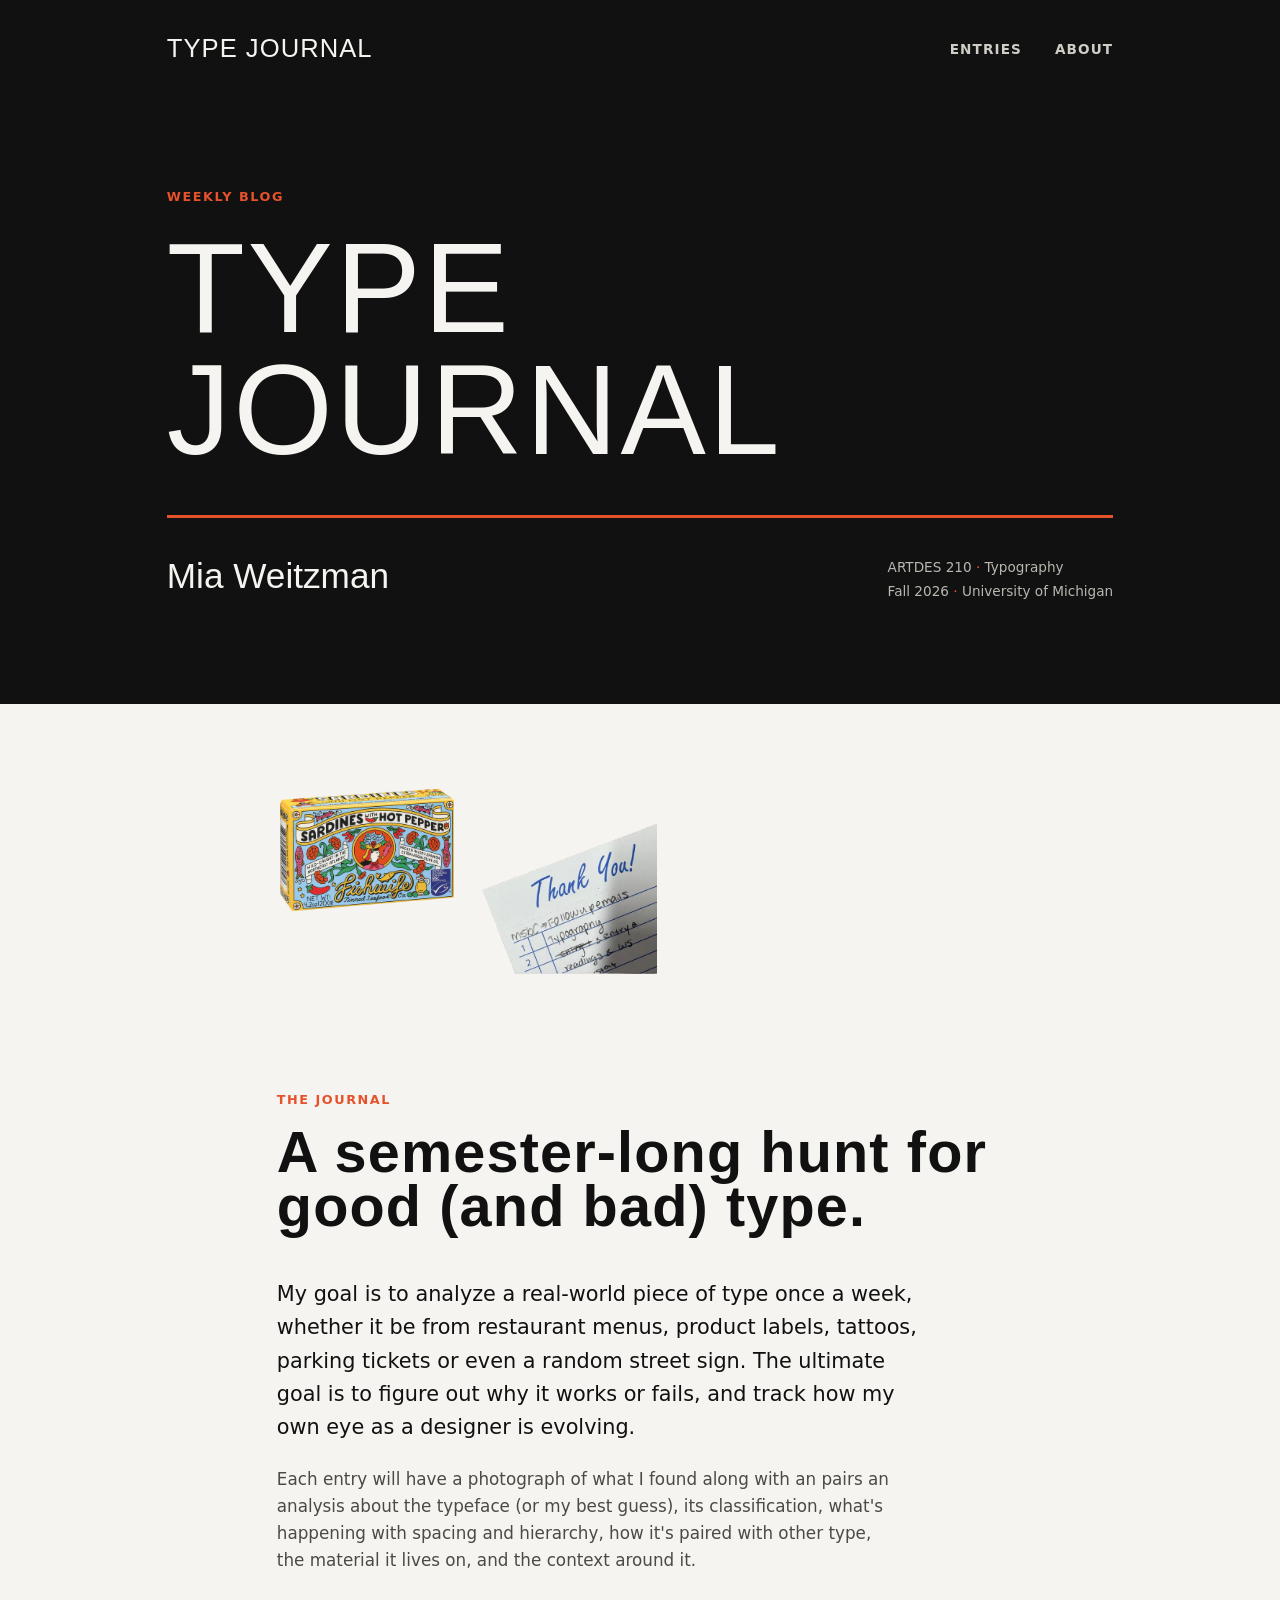
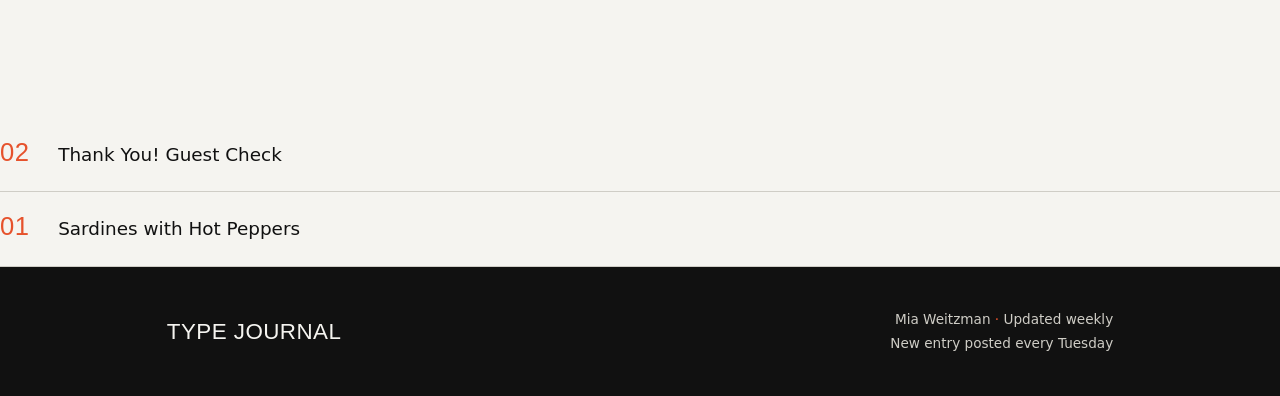
<file: index.html>
<!DOCTYPE html>
<html lang="en">
<head>
<meta charset="UTF-8" />
<meta name="viewport" content="width=device-width, initial-scale=1" />
<title>Type Journal — Mia Weitzman</title>
<meta name="description" content="A weekly hunt for good (& bad) typography in the wild, by Mia Weitzman — ARTDES 210, Fall 2026." />
<link rel="stylesheet" href="style.css?v=2" /> 
</head>
<body>

  <header class="site-header">
    <div class="wrap">
      <a class="brand" href="index.html">TYPE JOURNAL</a>
      <nav>
        <a href="#entries">Entries</a>
        <a href="#about">About</a>
      </nav>
    </div>
  </header>

  <header class="hero">
    <div class="wrap">
      <div class="kicker eyebrow">Weekly Blog</div>
      <div class="title display">TYPE<br/>JOURNAL</div>
      <div class="rule"></div>
      <div class="byline-row">
        <div class="name">Mia Weitzman</div>
        <div class="meta">
          ARTDES 210 <span>·</span> Typography<br/>
          Fall 2026 <span>·</span> University of Michigan
        </div>
      </div>
    </div>
  </header>
  
<section class="thumb-strip">
  <div class="wrap thumb-strip-row">
    <a class="thumb" href="entries/entry-01.html">
      <img src="entries/entry01thumb.png" alt="Sardines with Hot Peppers" />
    </a>
    <a class="thumb" href="entries/entry-02.html">
      <img src="entries/02thumb.png" alt="Thank You! Guest Check" />
    </a>
    <!--
      Add a new .thumb link here each week, one per entry.
      Copy the block above, point href at the new entry page,
      point img src at that entry's photo, and update the alt text.
    -->
  </div>
</section>
  
  <section id="about">
    <div class="wrap">
      <div class="eyebrow">The Journal</div>
      <h1 class="heading display">A semester-long hunt for good (and bad) type.</h1>
      <p class="lede">My goal is to analyze a real-world piece of type once a week, whether it be  from restaurant menus, product labels, tattoos, parking tickets or even a random street sign. The ultimate goal is to figure out why it works or fails, and track how my own eye as a designer is evolving.</p>
      <p class="body-copy">Each entry will have a photograph of what I found along with an pairs an analysis about the typeface (or my best guess), its classification, what's happening with spacing and hierarchy, how it's paired with other type, the material it lives on, and the context around it.</p>
    </div>
  </section>



 <div class="entry-list">
  <a class="entry-row" href="entries/entry-02.html">
    <span class="entry-num display">02</span>
    <span class="entry-row-title">Thank You! Guest Check</span>
    <span class="entry-row-date"></span>
  </a>
  <a class="entry-row" href="entries/entry-01.html">
    <span class="entry-num display">01</span>
    <span class="entry-row-title">Sardines with Hot Peppers</span>
    <span class="entry-row-date"></span>
  </a>
  <!--
    Add a new .entry-row link here each week, newest on top.
    Copy the block above, point the href at your new entry file,
    and update the number, title, and date.
  -->
</div>
    </div>
  </section>

  <footer class="site-footer">
    <div class="wrap">
      <div class="brand display">TYPE JOURNAL</div>
      <div class="right">
        Mia Weitzman <span>·</span> Updated weekly<br/>
        New entry posted every Tuesday
      </div>
    </div>
  </footer>

</body>
</html>
</file>
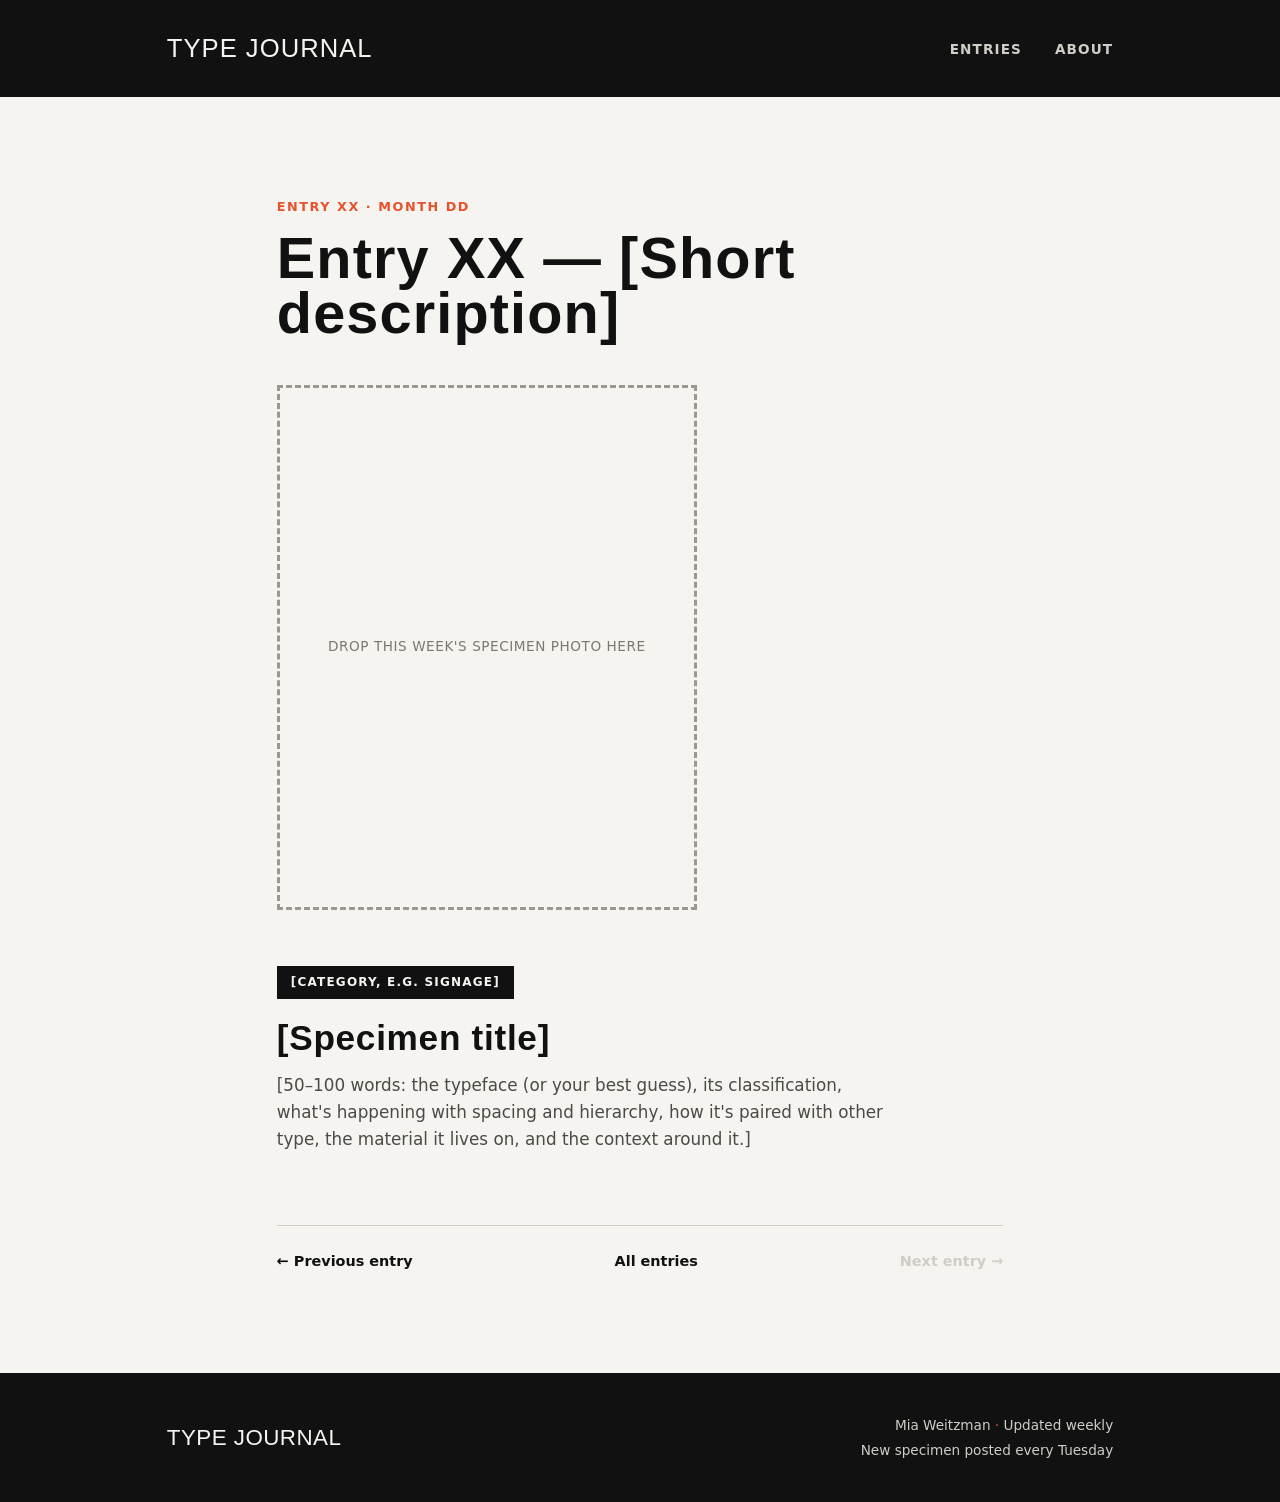
<file: entries/_template.html>
<!DOCTYPE html>
<html lang="en">
<head>
<meta charset="UTF-8" />
<meta name="viewport" content="width=device-width, initial-scale=1" />
<!-- UPDATE the title and description for this entry -->
<title>Entry XX — [Specimen name] | Type Journal</title>
<meta name="description" content="A weekly typography journal entry by Mia Weitzman." />
<link rel="stylesheet" href="../style.css" />
</head>
<body>

  <header class="site-header">
    <div class="wrap">
      <a class="brand" href="../index.html">TYPE JOURNAL</a>
      <nav>
        <a href="../index.html#entries">Entries</a>
        <a href="../index.html#about">About</a>
      </nav>
    </div>
  </header>

  <section class="entry-header">
    <div class="wrap">
      <!-- UPDATE the entry number and date -->
      <div class="eyebrow">Entry XX · Month DD</div>
      <h1 class="heading display">Entry XX — [Short description]</h1>

      <div class="entry-layout">
        <div class="photo">
          <!-- Replace the placeholder div below with your photo: -->
          <!-- <img src="entry-XX-photo.jpg" alt="Describe the specimen here"> -->
          <div class="placeholder-text">Drop this week's specimen photo here</div>
        </div>

        <div class="writeup">
          <span class="entry-tag">[Category, e.g. Signage]</span>
          <h2 class="sample-title display">[Specimen title]</h2>
          <p class="body-copy">[50–100 words: the typeface (or your best guess), its classification, what's happening with spacing and hierarchy, how it's paired with other type, the material it lives on, and the context around it.]</p>
        </div>
      </div>

      <!-- UPDATE the prev/next links once you know the neighboring entry filenames -->
      <nav class="entry-nav">
        <a href="entry-00.html">&larr; Previous entry</a>
        <a href="../index.html#entries">All entries</a>
        <span class="disabled">Next entry &rarr;</span>
      </nav>
    </div>
  </section>

  <footer class="site-footer">
    <div class="wrap">
      <div class="brand display">TYPE JOURNAL</div>
      <div class="right">
        Mia Weitzman <span>·</span> Updated weekly<br/>
        New specimen posted every Tuesday
      </div>
    </div>
  </footer>

</body>
</html>
</file>
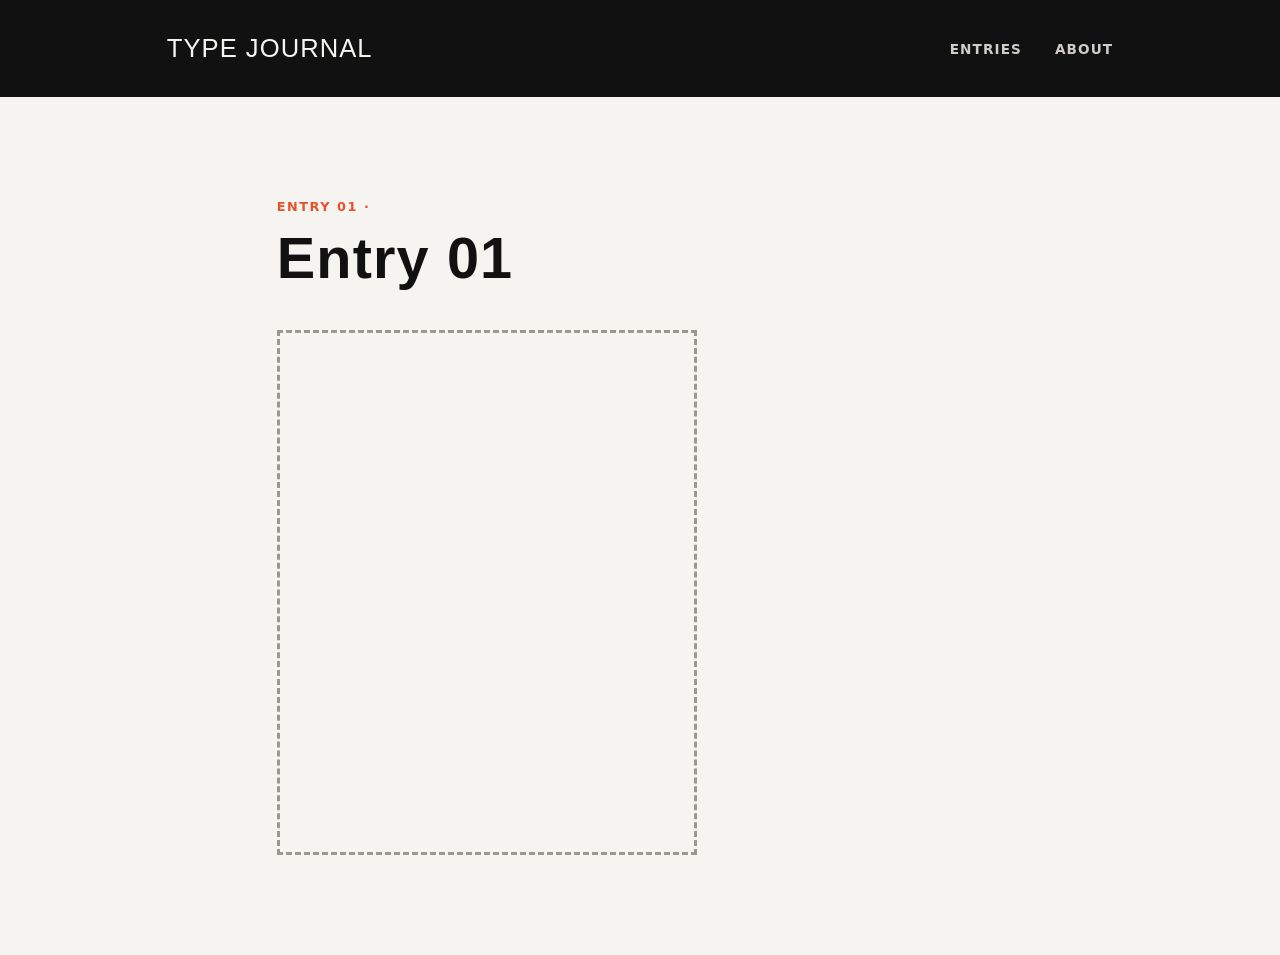
<file: entries/entry-00.html>
<!DOCTYPE html>
<html lang="en">
<head>
<meta charset="UTF-8" />
<meta name="viewport" content="width=device-width, initial-scale=1" />
<title>Entry 01 — FIRST ENTRY | Type Journal</title>
<meta name="description" content="A weekly typography journal entry by Mia Weitzman." />
<link rel="stylesheet" href="../style.css" />
</head>
<body>

  <header class="site-header">
    <div class="wrap">
      <a class="brand" href="../index.html">TYPE JOURNAL</a>
      <nav>
        <a href="../index.html#entries">Entries</a>
        <a href="../index.html#about">About</a>
      </nav>
    </div>
  </header>

  <section class="entry-header">
    <div class="wrap">
      <div class="eyebrow">Entry 01 · </div>
      <h1 class="heading display">Entry 01 </h1>

      <div class="entry-layout">
        <div class="photo">
          <!-- Replace this placeholder with your own photo:
              <div class="photo">
  <img src="sardine.png" alt="Fishwife Sardines with Hot Pepper tin on a Zingerman's shelf, with a hand-lettered price sign in front">
</div>
    

        <div class="writeup">
          <span class="entry-tag">SEPTEMBER 15,2026</span>
          <h2 class="sample-title display">Sardines with Hot Peppers, Fishwife</h2>
          <p class="body-copy">I went to Zingerman's and took a photo of the most playful package design I saw. I loved how illustrative and fun it was, so I wanted to talk about it this week. The typeface for "Sardines with Hot Pepper" is a chunky, tight-fitting, all-caps display sans with the warmth of a hand-painted sign. A tiny, tilted "with" sits right above a red pepper, which adds to the playfulness. Its font is similar to the main lettering, just a lot less bold. The Fishwife wordmark is a looping brush script with swash tails. The spacing is tight and deliberately uneven, and the hierarchy runs from banner to script logo to small sans-serif facts.
After doing some research on the package and its designer, I learned that co-founder Becca Millstein designed the striking visual identity to disrupt a traditionally dull canned fish market. I also read that the primary font is Recoleta.
Between the folk-art florals, the tarot-style portrait, and the punch of marigold against sky blue, almost every inch is decorated, but the layout never falls apart. The condensed ribbon copy gets pretty tiny, but it's a fair trade for the look. I think I'm drawn to this style because I really love a handmade feel in packaging, and I like when things are playful without being overwhelming.</p>
        </div>
      </div>

      <nav class="entry-nav">
        <span class="disabled">&larr; Previous entry</span>
        <a href="../index.html#entries">All entries</a>
        <span class="disabled">Next entry &rarr;</span>
      </nav>
    </div>
  </section>

  <footer class="site-footer">
    <div class="wrap">
      <div class="brand display">TYPE JOURNAL</div>
      <div class="right">
        Mia Weitzman <span>·</span> Updated weekly<br/>
        New post every Tuesday
      </div>
    </div>
  </footer>

</body>
</html>
</file>
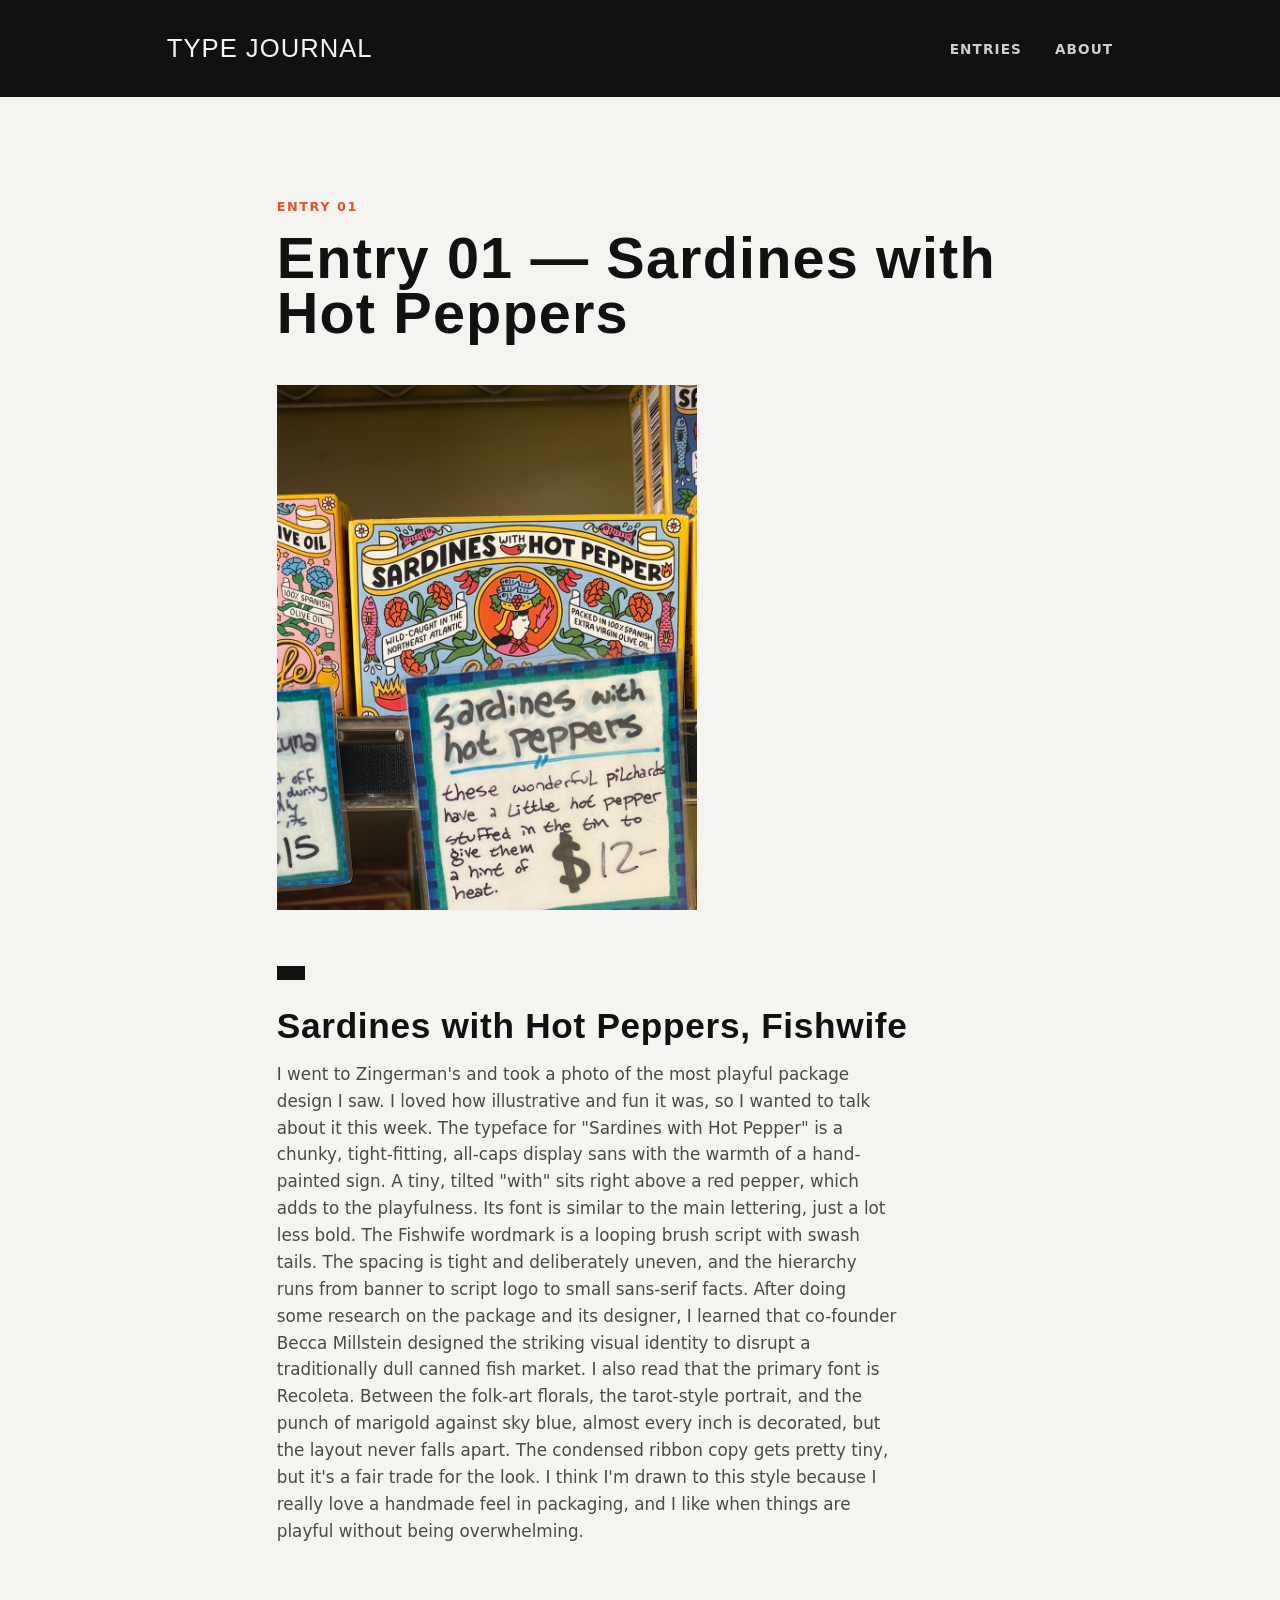
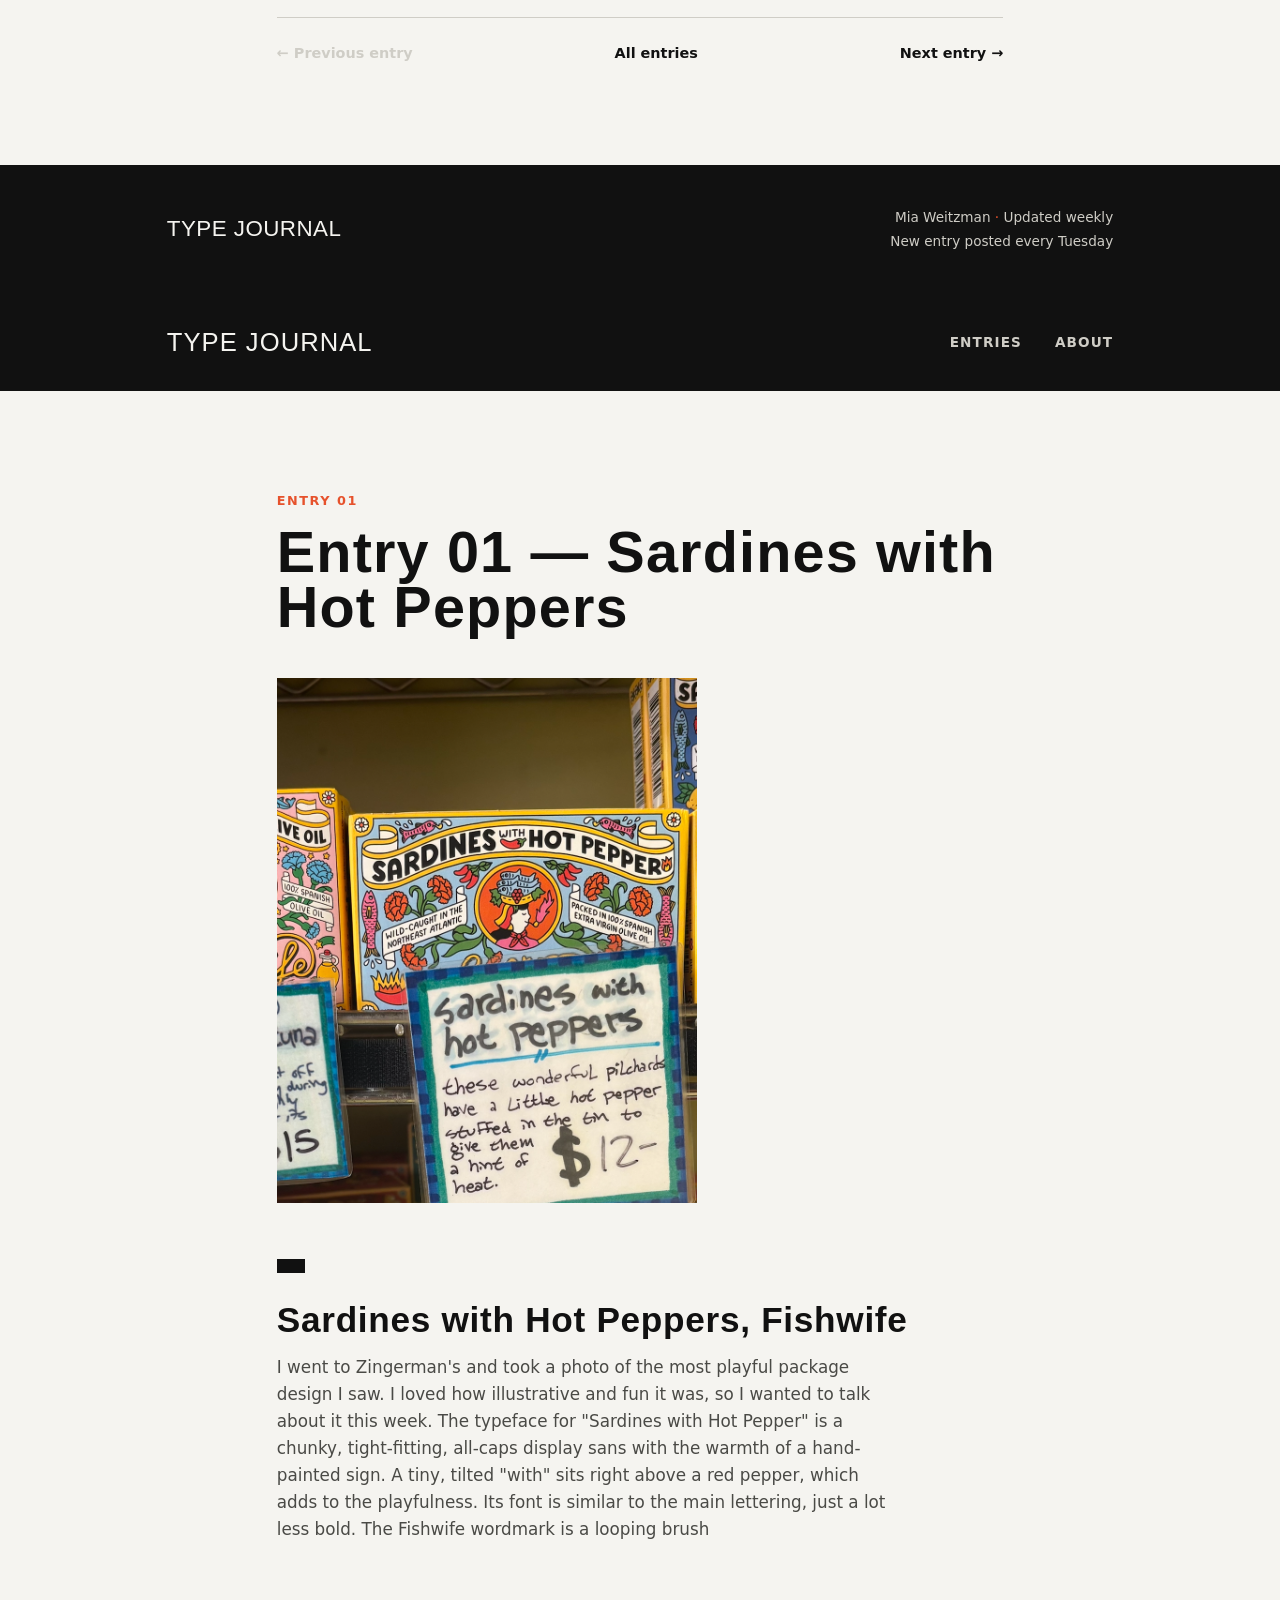
<file: entries/entry-01.html>
<!DOCTYPE html><!DOCTYPE html>
<html lang="en">
<head>
<meta charset="UTF-8" />
<meta name="viewport" content="width=device-width, initial-scale=1" />
<title>Entry 01 — Sardines with Hot Peppers | Type Journal</title>
<meta name="description" content="A weekly typography journal entry by Mia Weitzman." />
<link rel="stylesheet" href="../style.css" />
</head>
<body>

  <header class="site-header">
    <div class="wrap">
      <a class="brand" href="../index.html">TYPE JOURNAL</a>
      <nav>
        <a href="../index.html#entries">Entries</a>
        <a href="../index.html#about">About</a>
      </nav>
    </div>
  </header>

  <section class="entry-header">
    <div class="wrap">
      <div class="eyebrow">Entry 01 </div>
      <h1 class="heading display">Entry 01 — Sardines with Hot Peppers</h1>

      <div class="entry-layout">
        <div class="photo">
          <img src="sardine.png" alt="Fishwife Sardines with Hot Pepper tin on a Zingerman's shelf, with a hand-lettered price sign in front">
        </div>

        <div class="writeup">
          <span class="entry-tag"></span>
          <h2 class="sample-title display">Sardines with Hot Peppers, Fishwife</h2>
          <p class="body-copy">I went to Zingerman's and took a photo of the most playful package design I saw. I loved how illustrative and fun it was, so I wanted to talk about it this week. The typeface for "Sardines with Hot Pepper" is a chunky, tight-fitting, all-caps display sans with the warmth of a hand-painted sign. A tiny, tilted "with" sits right above a red pepper, which adds to the playfulness. Its font is similar to the main lettering, just a lot less bold. The Fishwife wordmark is a looping brush script with swash tails. The spacing is tight and deliberately uneven, and the hierarchy runs from banner to script logo to small sans-serif facts.
After doing some research on the package and its designer, I learned that co-founder Becca Millstein designed the striking visual identity to disrupt a traditionally dull canned fish market. I also read that the primary font is Recoleta.
Between the folk-art florals, the tarot-style portrait, and the punch of marigold against sky blue, almost every inch is decorated, but the layout never falls apart. The condensed ribbon copy gets pretty tiny, but it's a fair trade for the look. I think I'm drawn to this style because I really love a handmade feel in packaging, and I like when things are playful without being overwhelming.</p>
        </div>
      </div>

      <nav class="entry-nav">
        <span class="disabled">&larr; Previous entry</span>
        <a href="../index.html#entries">All entries</a>
        <a href="entry-02.html">Next entry &rarr;</a>
      </nav>
    </div>
  </section>

  <footer class="site-footer">
    <div class="wrap">
      <div class="brand display">TYPE JOURNAL</div>
      <div class="right">
        Mia Weitzman <span>·</span> Updated weekly<br/>
        New entry posted every Tuesday
      </div>
    </div>
  </footer>

</body>
</html>
<html lang="en">
<head>
<meta charset="UTF-8" />
<meta name="viewport" content="width=device-width, initial-scale=1" />
<title>Entry 01 — Sardines with Hot Peppers | Type Journal</title>
<meta name="description" content="A weekly typography journal entry by Mia Weitzman." />
<link rel="stylesheet" href="../style.css" />
</head>
<body>

  <header class="site-header">
    <div class="wrap">
      <a class="brand" href="../index.html">TYPE JOURNAL</a>
      <nav>
        <a href="../index.html#entries">Entries</a>
        <a href="../index.html#about">About</a>
      </nav>
    </div>
  </header>

  <section class="entry-header">
    <div class="wrap">
      <div class="eyebrow">Entry 01</div>
      <h1 class="heading display">Entry 01 — Sardines with Hot Peppers</h1>

      <div class="entry-layout">
        <div class="photo">
          <img src="sardine.png" alt="Fishwife Sardines with Hot Pepper tin on a Zingerman's shelf, with a hand-lettered price sign in front">
        </div>

        <div class="writeup">
          <span class="entry-tag"></span>
          <h2 class="sample-title display">Sardines with Hot Peppers, Fishwife</h2>
          <p class="body-copy">I went to Zingerman's and took a photo of the most playful package design I saw. I loved how illustrative and fun it was, so I wanted to talk about it this week. The typeface for "Sardines with Hot Pepper" is a chunky, tight-fitting, all-caps display sans with the warmth of a hand-painted sign. A tiny, tilted "with" sits right above a red pepper, which adds to the playfulness. Its font is similar to the main lettering, just a lot less bold. The Fishwife wordmark is a looping brush
</file>
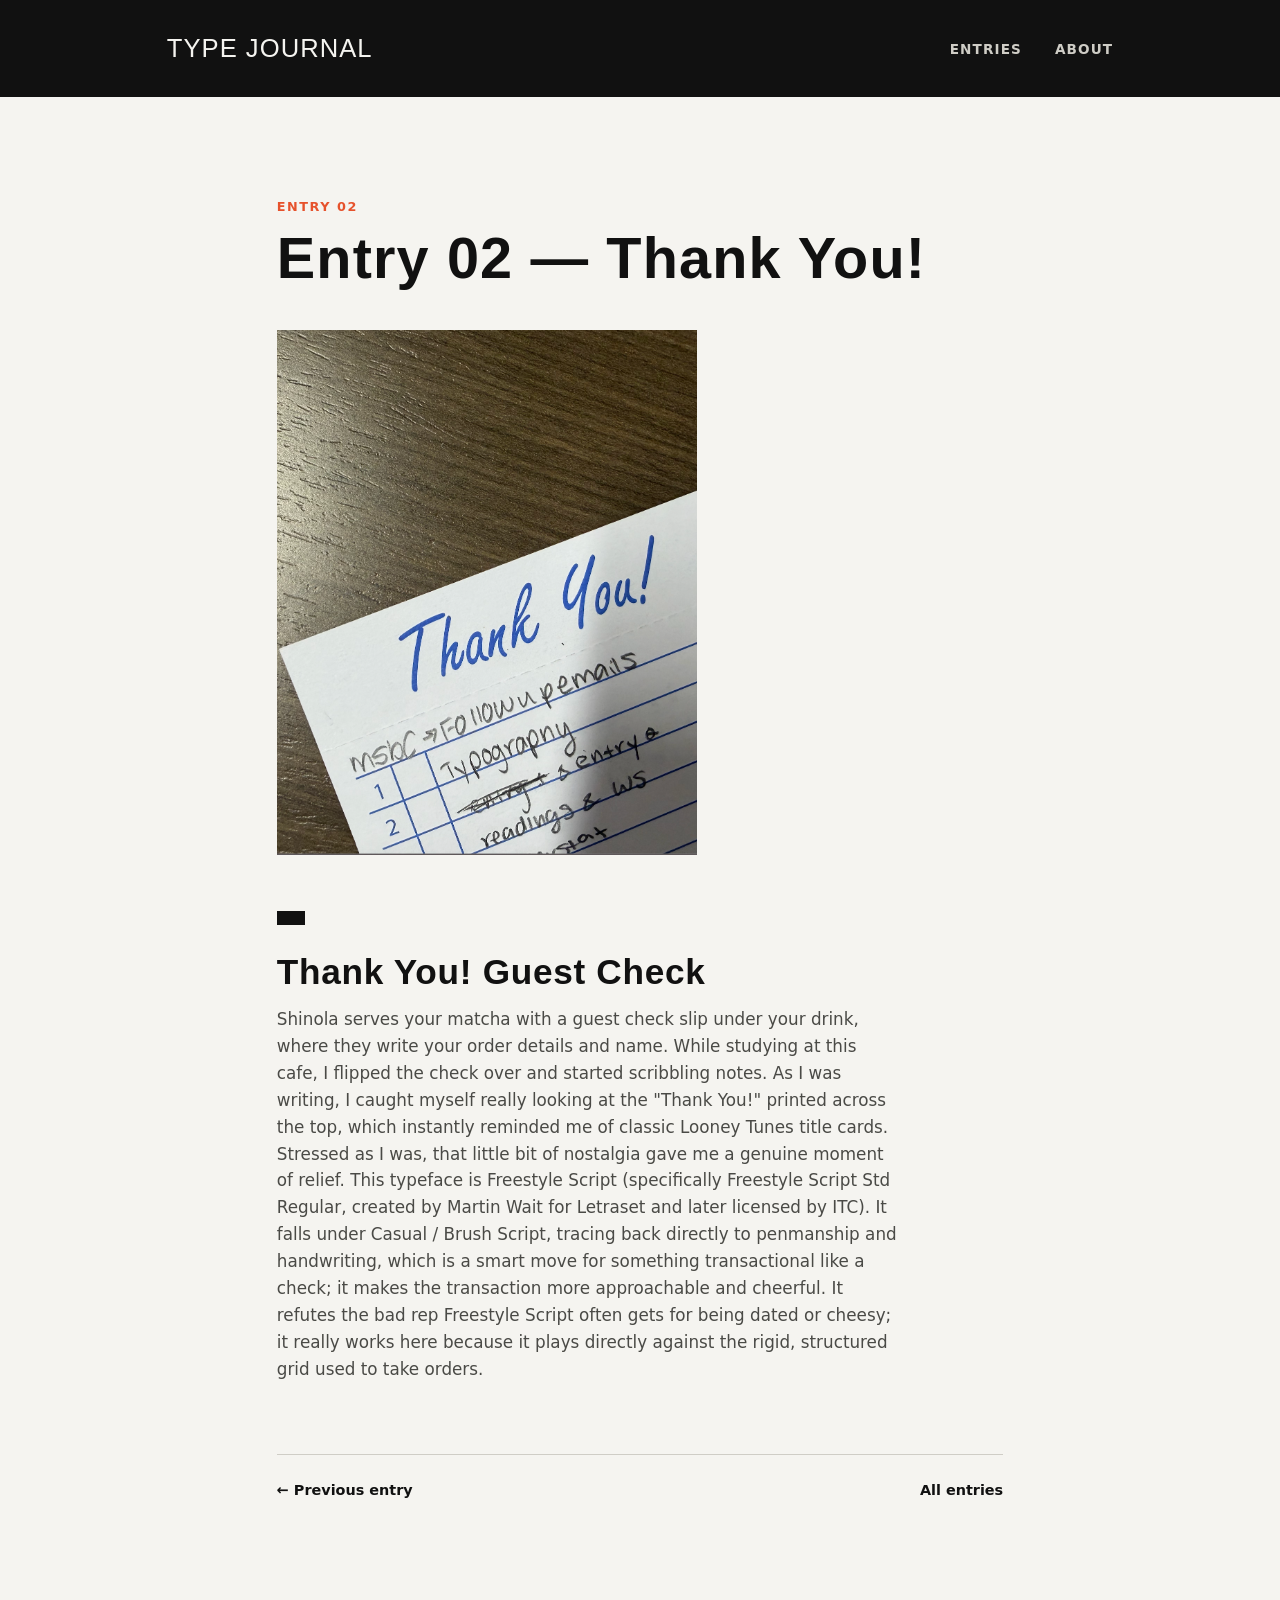
<file: entries/entry-02.html>
<!DOCTYPE html>
<html lang="en">
<head>
<meta charset="UTF-8" />
<meta name="viewport" content="width=device-width, initial-scale=1" />
<title>Entry 02 — Thank You! | Type Journal</title>
<meta name="description" content="A weekly typography journal entry by Mia Weitzman." />
<link rel="stylesheet" href="../style.css" />
</head>
<body>

  <header class="site-header">
    <div class="wrap">
      <a class="brand" href="../index.html">TYPE JOURNAL</a>
      <nav>
        <a href="../index.html#entries">Entries</a>
        <a href="../index.html#about">About</a>
      </nav>
    </div>
  </header>

  <section class="entry-header">
    <div class="wrap">
      <div class="eyebrow">Entry 02 </div>
      <h1 class="heading display">Entry 02 — Thank You!</h1>

      <div class="entry-layout">
        <div class="photo">
          <img src="entry-02-photo.png" alt="cafe guest check with 'Thank You!' printed across the top in Freestyle Script">
        </div>

        <div class="writeup">
          <span class="entry-tag"></span>
          <h2 class="sample-title display">Thank You! Guest Check</h2>
          <p class="body-copy">Shinola serves your matcha with a guest check slip under your drink, where they write your order details and name. While studying at this cafe, I flipped the check over and started scribbling notes. As I was writing, I caught myself really looking at the "Thank You!" printed across the top, which instantly reminded me of classic Looney Tunes title cards. Stressed as I was, that little bit of nostalgia gave me a genuine moment of relief. This typeface is Freestyle Script (specifically Freestyle Script Std Regular, created by Martin Wait for Letraset and later licensed by ITC). It falls under Casual / Brush Script, tracing back directly to penmanship and handwriting, which is a smart move for something transactional like a check; it makes the transaction more approachable and cheerful. It refutes the bad rep Freestyle Script often gets for being dated or cheesy; it really works here because it plays directly against the rigid, structured grid used to take orders.
</p>
        </div>
      </div>

      <nav class="entry-nav">
        <a href="entry-01.html">&larr; Previous entry</a>
        <a href="../index.html#entries">All entries</a>
        <span
</file>
<file: style.css>
/* ============================================================
   TYPE JOURNAL — shared styles
   ============================================================ */
#entries .entry-row {
  color: var(--paper);
  border-bottom: 1px solid #333333;
}
#entries .entry-row-date {
  color: #b9b7b0;
}
@import url('https://fonts.googleapis.com/css2?family=Bebas+Neue&family=Work+Sans:ital,wght@0,400;0,500;0,600;1,400&display=swap');

:root {
  --paper: #f5f4f0;
  --ink: #111111;
  --accent: #e6522c;
  --muted: #4a4a46;
  --line: #cfcdc6;
  --line-dark: #4a4a46;
  --max: 880px;
  --gutter: clamp(24px, 6vw, 96px);
}

* { margin: 0; padding: 0; box-sizing: border-box; }

html { scroll-behavior: smooth; }

body {
  background: var(--paper);
  color: var(--ink);
  font-family: 'Work Sans', system-ui, -apple-system, sans-serif;
  line-height: 1.6;
  -webkit-font-smoothing: antialiased;
}

a { color: inherit; }

img { max-width: 100%; display: block; }

.display {
  font-family: 'Bebas Neue', Impact, sans-serif;
  letter-spacing: 0.02em;
  line-height: 0.95;
}

.eyebrow {
  font-weight: 600;
  text-transform: uppercase;
  letter-spacing: 0.12em;
  font-size: 0.8rem;
  color: var(--accent);
}

.wrap {
  max-width: var(--max);
  margin: 0 auto;
  padding-left: var(--gutter);
  padding-right: var(--gutter);
}

/* ---------- Site header ---------- */
.site-header {
  background: var(--ink);
  color: var(--paper);
}
.site-header .wrap {
  display: flex;
  align-items: center;
  justify-content: space-between;
  padding-top: 28px;
  padding-bottom: 28px;
  max-width: 1100px;
}
.site-header .brand {
  font-family: 'Bebas Neue', Impact, sans-serif;
  font-size: 1.6rem;
  letter-spacing: 0.04em;
  text-decoration: none;
  white-space: nowrap;
}
.site-header .wrap {
  flex-wrap: wrap;
  row-gap: 12px;
}
.site-header nav a {
  text-decoration: none;
  font-size: 0.85rem;
  font-weight: 600;
  text-transform: uppercase;
  letter-spacing: 0.08em;
  color: #cfcdc6;
  margin-left: 28px;
}
.site-header nav a:hover { color: var(--paper); }

/* ---------- Hero ---------- */
.hero {
  background: var(--ink);
  color: var(--paper);
  padding-top: clamp(40px, 8vw, 90px);
  padding-bottom: clamp(50px, 9vw, 100px);
}
.hero .wrap { max-width: 1100px; }
.hero .kicker { margin-bottom: 20px; }
.hero .title {
  font-size: clamp(3rem, 11vw, 8rem);
  color: var(--paper);
}
.hero .rule {
  width: 100%;
  height: 3px;
  background: var(--accent);
  margin: clamp(28px, 4vw, 44px) 0 30px;
}
.hero .byline-row {
  display: flex;
  flex-wrap: wrap;
  gap: 16px 32px;
  justify-content: space-between;
  align-items: flex-end;
}
.hero .name {
  font-family: 'Bebas Neue', Impact, sans-serif;
  font-size: clamp(1.6rem, 3vw, 2.2rem);
}
.hero .meta {
  font-size: 0.85rem;
  color: #b9b7b0;
  line-height: 1.8;
}
.hero .meta span { color: var(--accent); }

/* ---------- Generic section ---------- */
section { padding-top: clamp(56px, 8vw, 100px); padding-bottom: clamp(56px, 8vw, 100px); }
section.dark { background: var(--ink); color: var(--paper); }
section.dark .eyebrow { color: var(--accent); }

.heading {
  font-size: clamp(2rem, 5vw, 3.6rem);
  margin-top: 14px;
  margin-bottom: clamp(24px, 4vw, 44px);
  max-width: 720px;
}

.lede {
  font-size: clamp(1.05rem, 2vw, 1.3rem);
  max-width: 640px;
  margin-bottom: 22px;
}

.body-copy {
  font-size: 1.05rem;
  max-width: 620px;
  color: var(--muted);
}
section.dark .body-copy { color: #cfcdc6; }

/* ---------- Structure grid ---------- */
.grid {
  display: grid;
  grid-template-columns: repeat(4, 1fr);
  gap: 32px;
}
@media (max-width: 720px) {
  .grid { grid-template-columns: repeat(2, 1fr); }
}
.grid .col {
  border-top: 3px solid var(--accent);
  padding-top: 20px;
}
.grid .num {
  font-family: 'Bebas Neue', Impact, sans-serif;
  font-size: clamp(2.4rem, 5vw, 3.4rem);
  color: var(--accent);
  line-height: 1;
  margin-bottom: 10px;
}
.grid .col-title {
  font-weight: 600;
  text-transform: uppercase;
  letter-spacing: 0.06em;
  font-size: 0.9rem;
  margin-bottom: 10px;
}
.grid .col p {
  font-size: 0.9rem;
  color: #cfcdc6;
}

/* ---------- Entries archive (index) ---------- */
.entry-list {
  display: flex;
  flex-direction: column;
  gap: 0;
  margin-top: clamp(24px, 4vw, 44px);
}
.entry-row {
  display: flex;
  align-items: baseline;
  gap: 24px;
  padding: 22px 0;
  border-bottom: 1px solid var(--line);
  text-decoration: none;
  color: var(--ink);
}
.entry-row:hover .entry-row-title { color: var(--accent); }
.entry-row .entry-num {
  font-family: 'Bebas Neue', Impact, sans-serif;
  font-size: 1.6rem;
  color: var(--accent);
  min-width: 2.4ch;
}
.entry-row .entry-row-title {
  font-size: 1.15rem;
  font-weight: 500;
  flex: 1;
}
.entry-row .entry-row-date {
  font-size: 0.85rem;
  color: var(--muted);
  white-space: nowrap;
}
@media (max-width: 560px) {
  .entry-row { flex-wrap: wrap; }
  .entry-row .entry-row-date { order: 3; width: 100%; }
}

/* ---------- Single entry page ---------- */
.entry-header .entry-tag {
  display: inline-block;
  background: var(--ink);
  color: var(--paper);
  font-weight: 600;
  font-size: 0.75rem;
  letter-spacing: 0.1em;
  text-transform: uppercase;
  padding: 7px 14px;
  margin-bottom: 22px;
}
.entry-layout {
  display: flex;
  gap: clamp(28px, 5vw, 56px);
  flex-wrap: wrap;
  align-items: flex-start;
}
.entry-layout .photo {
  width: 100%;
  max-width: 420px;
  aspect-ratio: 4 / 5;
  border: 3px dashed #9a988f;
  display: flex;
  align-items: center;
  justify-content: center;
  text-align: center;
  padding: 32px;
  flex-shrink: 0;
}
.entry-layout .photo:has(img) {
  border: none;
  padding: 0;
}
.entry-layout .photo img {
  width: 100%;
  height: 100%;
  object-fit: cover;
}
.entry-layout .photo .placeholder-text {
  font-size: 0.85rem;
  color: #7a786f;
  letter-spacing: 0.04em;
  text-transform: uppercase;
}
.entry-layout .writeup { flex: 1; min-width: 260px; }
.entry-layout .sample-title {
  font-size: clamp(1.6rem, 3vw, 2.2rem);
  margin-bottom: 18px;
}
.entry-nav {
  display: flex;
  justify-content: space-between;
  margin-top: clamp(40px, 6vw, 72px);
  padding-top: 24px;
  border-top: 1px solid var(--line);
  font-size: 0.9rem;
  font-weight: 600;
}
.entry-nav a { text-decoration: none; }
.entry-nav a:hover { color: var(--accent); }
.entry-nav .disabled { color: var(--line); pointer-events: none; }

/* ---------- Footer ---------- */
.site-footer {
  background: var(--ink);
  color: #cfcdc6;
}
.site-footer .wrap {
  display: flex;
  flex-wrap: wrap;
  gap: 12px 24px;
  align-items: center;
  justify-content: space-between;
  padding-top: 40px;
  padding-bottom: 40px;
  max-width: 1100px;
}
.site-footer .brand {
  font-family: 'Bebas Neue', Impact, sans-serif;
  font-size: 1.4rem;
  color: var(--paper);
}
.site-footer .right {
  text-align: right;
  font-size: 0.85rem;
  line-height: 1.8;
}
.site-footer .right span { color: var(--accent); }
@media (max-width: 480px) {
  .site-footer .right { text-align: left; }
}

/* ---------- Entry thumbnail strip ---------- */
.thumb-strip {
  background: var(--paper);
  padding-top: clamp(32px, 5vw, 56px);
  padding-bottom: clamp(8px, 2vw, 16px);
}
.thumb-strip-row {
  display: flex;
  flex-wrap: wrap;
  gap: 20px;
}
.thumb {
  display: block;
  width: 180px;
  flex-shrink: 0;
}
.thumb img {
  width: 100%;
  height: auto;
  display: block;
  transition: transform 0.3s ease;
}
.thumb:hover img {
  transform: scale(1.08);
}
</file>
